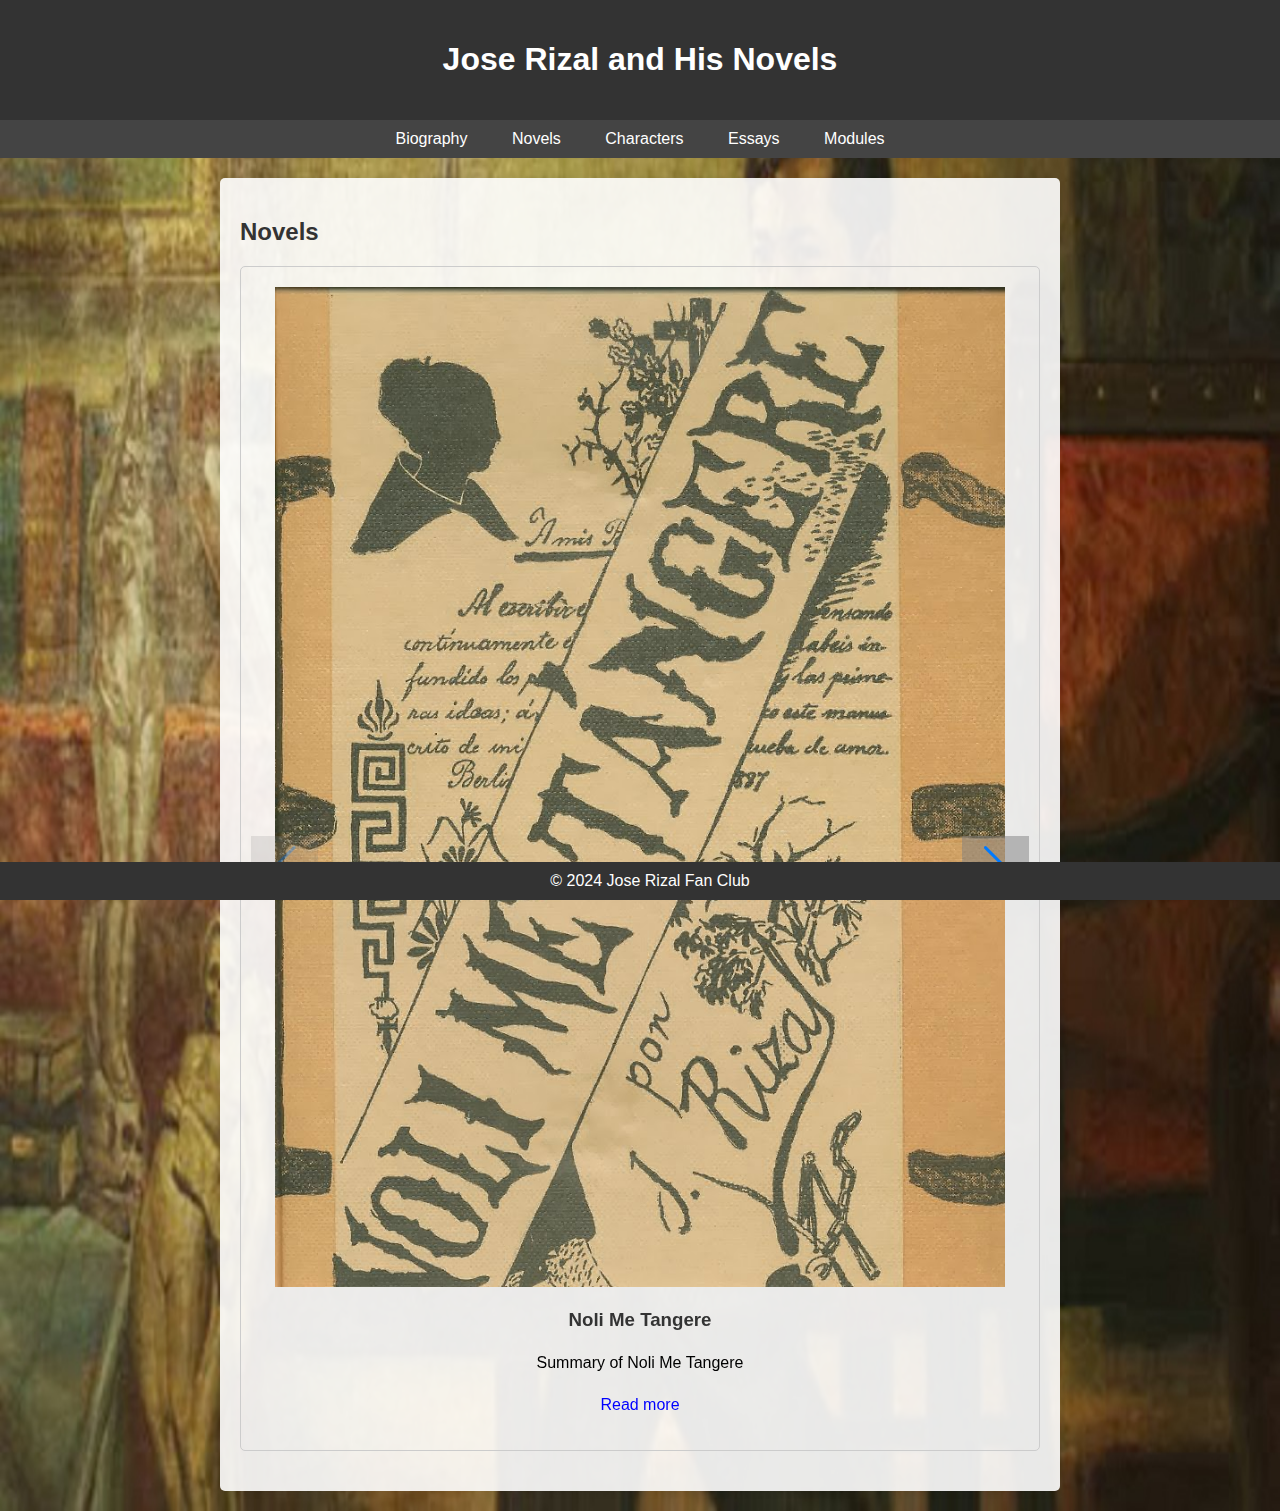
<file: index.html>
<!DOCTYPE html>
<html lang="en">
<head>
    <meta charset="UTF-8">
    <meta name="viewport" content="width=device-width, initial-scale=1.0">
    <title>Jose Rizal and His Novels</title>
    <link rel="stylesheet" href="styles.css">
    <!-- Swiper JS -->
    <link rel="stylesheet" href="https://unpkg.com/swiper/swiper-bundle.min.css">
</head>
<body>
    <header>
        <h1>Jose Rizal and His Novels</h1>
    </header>
    <nav>
        <a href="#" onclick="showTab('biography')">Biography</a>
        <a href="#" onclick="showTab('novels')">Novels</a>
        <a href="#" onclick="showTab('characters')">Characters</a>
        <a href="#" onclick="showTab('essays')">Essays</a>
        <a href="#" onclick="showTab('modules')">Modules</a>

    </nav>
    <div class="content">
        <div class="container" id="novels">
            <h2>Novels</h2>
            <!-- Swiper -->
            <div class="swiper-container">
                <div class="swiper-wrapper">
                    <div class="swiper-slide">
                        <img src="imgs/noli.jpg">
                        <h3>Noli Me Tangere</h3>
                        <p>Summary of Noli Me Tangere</p>
                        <a href="noli_me_tangere.html">Read more</a>
                    </div>
                    
                    <div class="swiper-slide">
                        <img src="imgs/elfili.png">
                        <h3>El Filibusterismo</h3>
                        <p>Summary of El Filibusterismo</p>
                        <a href="el_filibusterismo.html">Read more</a>
                    </div>
                    
                    <div class="swiper-slide">
                        <h3>Mi Último Adiós</h3>
                        <img src="imgs/ultimo.jpg">
                        <p>Summary of Mi Último Adiós</p>
                        <a href="mi_ultimo_adios.html">Read more</a>
                    </div>
                </div>
                <!-- Add navigation buttons -->
                <div class="swiper-button-prev"></div>
                <div class="swiper-button-next"></div>
            </div>
        </div>
        <div class="container" id="biography" style="display: none;">
            <div class="centered-container" class="bio">
                <img class="jose-rizal" src="imgs/jose rizal.jpg">
                <div class="info">
                    <h2>Early Life</h2>
                    <p><u>José Protasio Rizal Mercado y Alonso Realonda</u>, commonly known as <u>José Rizal</u>, was born on <u>June 19, 1861</u>, in <u>Calamba, Laguna, Philippines</u>. He was the seventh child of <u>Francisco Mercado Rizal</u> and <u>Teodora Alonso Realonda</u>. His parents were prosperous landowners and influential members of the community. Rizal's family had a mixed lineage of Chinese, Spanish, and indigenous Filipino descent.</p>
                    </div>
                    </div>
                    <div>
                    <h2>Education</h2>
                    <p>Rizal began his early education at home under private tutors, including his mother. At the age of 11, he enrolled at the Ateneo Municipal de Manila, a Jesuit-run school in Intramuros, Manila. He excelled in his studies and was recognized for his intellectual abilities. In 1877, he moved to Manila to study at the Ateneo Municipal de Manila, where he obtained a Bachelor of Arts degree.</p>
                    <p>In 1882, Rizal traveled to Spain to pursue higher education. He enrolled at the Universidad Central de Madrid, where he studied medicine and later received a degree in ophthalmology. During his time in Europe, Rizal also pursued studies in philosophy, literature, and the sciences.</p>

                    <h2>Literary and Intellectual Contributions</h2>
                    <p>Throughout his life, Rizal was an accomplished writer, poet, and intellectual. He was proficient in multiple languages, including Spanish, English, German, French, and Latin. Rizal's literary works played a significant role in shaping Filipino national consciousness and inspiring the Filipino nationalist movement.</p>
                    <p>His two most famous novels, "Noli Me Tangere" (Touch Me Not) and "El Filibusterismo" (The Filibuster), exposed the injustices and abuses of Spanish colonial rule in the Philippines. These novels were instrumental in awakening nationalistic sentiments among Filipinos and advocating for social reform.</p>

                    <h2>Nationalist Activism</h2>
                    <p>Rizal was not only a literary figure but also a dedicated nationalist and social reformer. He actively participated in the Propaganda Movement, a Filipino reformist movement advocating for political and social reforms within the Spanish colonial system. Rizal's writings and advocacy for reforms earned him the ire of the Spanish authorities, who viewed him as a threat to their colonial rule.</p>
                    <p>Despite facing persecution and surveillance from the Spanish authorities, Rizal continued to fight for the rights and welfare of the Filipino people. He founded La Liga Filipina, a civic organization aimed at promoting national unity and social reforms. However, the organization was short-lived, as Rizal was arrested and exiled to Dapitan, a remote town in Mindanao, in 1892.</p>

                    <h2>Martyrdom and Legacy</h2>
                    <p>Rizal's activism and nationalist sentiments eventually led to his arrest, trial, and execution by the Spanish authorities on December 30, 1896. He was executed by firing squad at Bagumbayan (now Rizal Park) in Manila, sparking outrage and condemnation both locally and internationally.</p>
                    <p>Although his life was cut short at the age of 35, José Rizal's legacy as a national hero and martyr continues to inspire generations of Filipinos. His ideals of freedom, justice, and national unity remain deeply ingrained in Filipino society and culture. Rizal's contributions to literature, education, and the struggle for independence have cemented his place as one of the greatest Filipino patriots and intellectuals of all time.</p>
            </div>
    </div>
    <footer>
        &copy; 2024 Jose Rizal Fan Club
    </footer>

    <!-- Swiper JS -->
    <script src="https://unpkg.com/swiper/swiper-bundle.min.js"></script>
    <!-- Initialize Swiper -->
    <script>
        var swiper = new Swiper('.swiper-container', {
            navigation: {
                nextEl: '.swiper-button-next',
                prevEl: '.swiper-button-prev',
            },
            // other swiper options...
        });

        function showTab(tabName) {
            var tabs = document.querySelectorAll('.container');
            for (var i = 0; i < tabs.length; i++) {
                tabs[i].style.display = 'none';
            }
            document.getElementById(tabName).style.display = 'block';
        }
    </script>
</body>
</html>
</file>
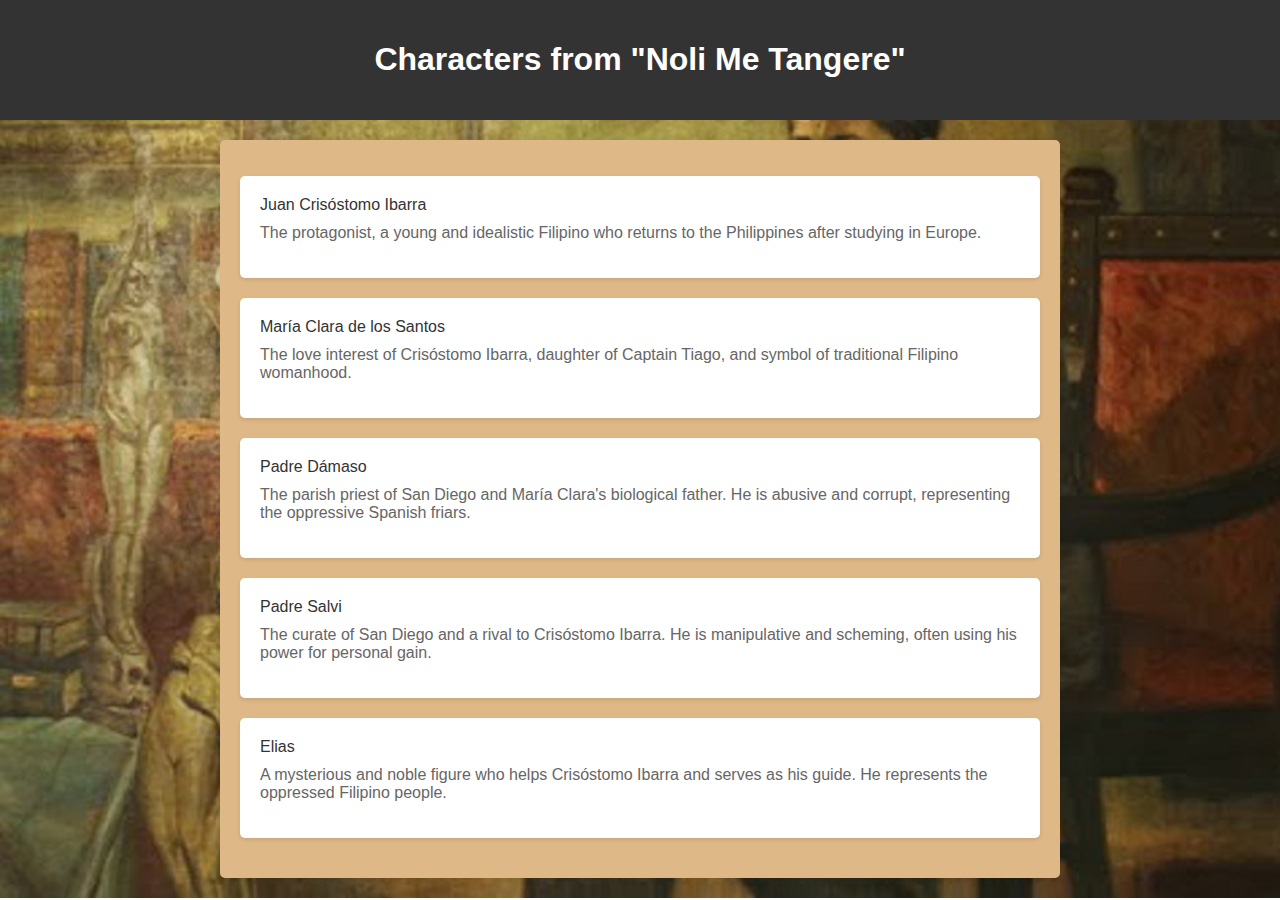
<file: characters.html>
<!DOCTYPE html>
<html lang="en">
<head>
    <meta charset="UTF-8">
    <meta name="viewport" content="width=device-width, initial-scale=1.0">
    <title>Characters from "Noli Me Tangere"</title>
    <link rel="stylesheet" href="characters.css">
</head>
<body>
    <header>
        <h1>Characters from "Noli Me Tangere"</h1>
    </header>

    <div class="container">
        <ul>
            <li class="character">
                <a href="#">
                    <div class="name">Juan Crisóstomo Ibarra</div></a>
                    <p>The protagonist, a young and idealistic Filipino who returns to the Philippines after studying in Europe.</p>
                
            </li>
            <li class="character">
                <a href="#">
                    <div class="name">María Clara de los Santos</div></a>
                    <p>The love interest of Crisóstomo Ibarra, daughter of Captain Tiago, and symbol of traditional Filipino womanhood.</p>
                
            </li>
            <li class="character">
                <a href="#">
                    <div class="name">Padre Dámaso</div></a>
                    <p>The parish priest of San Diego and María Clara's biological father. He is abusive and corrupt, representing the oppressive Spanish friars.</p>
                
            </li>
            <li class="character">
                <a href="#">
                    <div class="name">Padre Salvi</div></a>
                    <p>The curate of San Diego and a rival to Crisóstomo Ibarra. He is manipulative and scheming, often using his power for personal gain.</p>
                
            </li>
            <li class="character">
                <a href="#">
                    <div class="name">Elias</div></a>
                    <p>A mysterious and noble figure who helps Crisóstomo Ibarra and serves as his guide. He represents the oppressed Filipino people.</p>
                
            </li>
        </ul>
    </div>
</body>
</html>
</file>
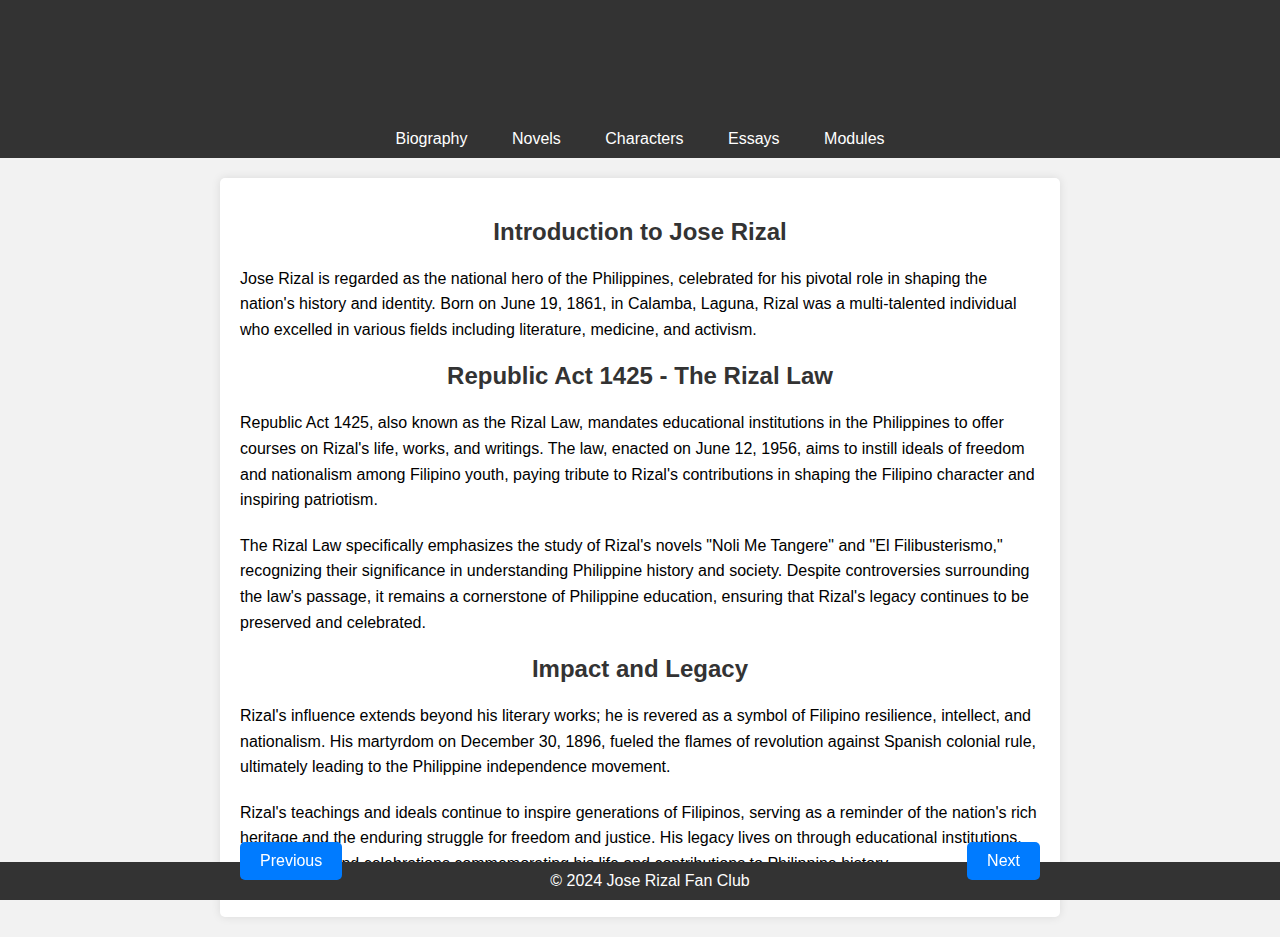
<file: modules/module1.html>
<!DOCTYPE html>
<html lang="en">
<head>
    <meta charset="UTF-8">
    <meta name="viewport" content="width=device-width, initial-scale=1.0">
    <title>Biography of Jose Rizal</title>
    <link rel="stylesheet" href="module.css">
</head>
<body>
    <header>
        <h1>Biography of Jose Rizal</h1>
    </header>
    <nav>
        <a href="#" onclick="showTab('biography')">Biography</a>
        <a href="https://henchants.github.io/rizal/" onclick="showTab('novels')">Novels</a>
        <a href="#" onclick="showTab('characters')">Characters</a>
        <a href="#" onclick="showTab('essays')">Essays</a>
        <a href="#" onclick="showTab('modules')">Modules</a>
    </nav>
    <div class="container">
        <section>
            <h2>Introduction to Jose Rizal</h2>
            <p>
                Jose Rizal is regarded as the national hero of the Philippines, celebrated for his pivotal role in shaping the nation's history and identity. Born on June 19, 1861, in Calamba, Laguna, Rizal was a multi-talented individual who excelled in various fields including literature, medicine, and activism.
            </p>
        </section>
        <section>
            <h2>Republic Act 1425 - The Rizal Law</h2>
            <p>
                Republic Act 1425, also known as the Rizal Law, mandates educational institutions in the Philippines to offer courses on Rizal's life, works, and writings. The law, enacted on June 12, 1956, aims to instill ideals of freedom and nationalism among Filipino youth, paying tribute to Rizal's contributions in shaping the Filipino character and inspiring patriotism.
            </p>
            <p>
                The Rizal Law specifically emphasizes the study of Rizal's novels "Noli Me Tangere" and "El Filibusterismo," recognizing their significance in understanding Philippine history and society. Despite controversies surrounding the law's passage, it remains a cornerstone of Philippine education, ensuring that Rizal's legacy continues to be preserved and celebrated.
            </p>
        </section>
        <section>
            <h2>Impact and Legacy</h2>
            <p>
                Rizal's influence extends beyond his literary works; he is revered as a symbol of Filipino resilience, intellect, and nationalism. His martyrdom on December 30, 1896, fueled the flames of revolution against Spanish colonial rule, ultimately leading to the Philippine independence movement.
            </p>
            <p>
                Rizal's teachings and ideals continue to inspire generations of Filipinos, serving as a reminder of the nation's rich heritage and the enduring struggle for freedom and justice. His legacy lives on through educational institutions, monuments, and celebrations commemorating his life and contributions to Philippine history.
            </p>
        </section>
    </div>
    <footer>
        &copy; 2024 Jose Rizal Fan Club
    </footer>
    <div class="button-container">
        <a href="#" class="go-back-button" onclick="history.go(-1);">Previous</a>
        <a href="#" class="next-button" onclick="history.go(1);">Next</a>
    </div>
</body>
</html>
</file>
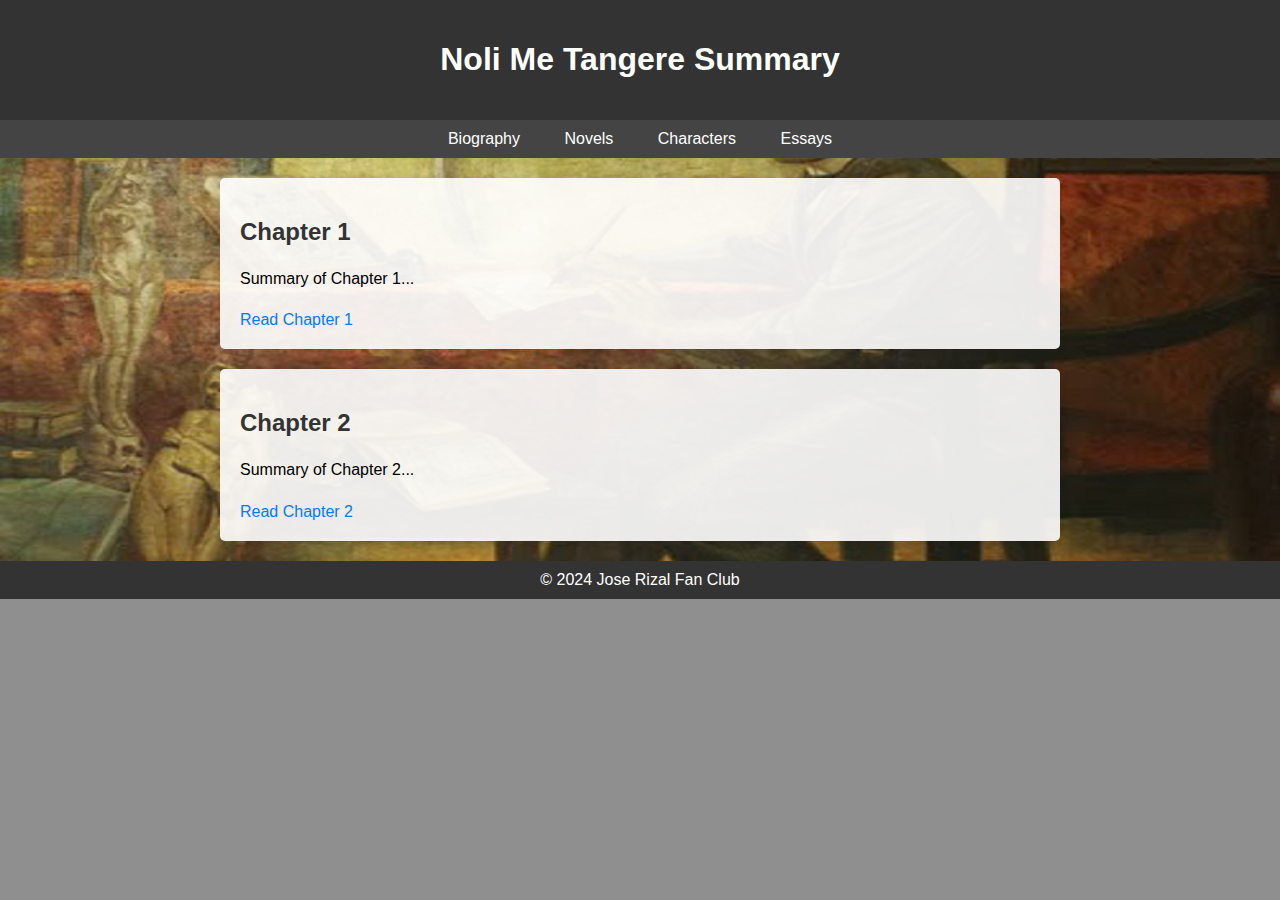
<file: noli/noli.html>
<!DOCTYPE html>
<html lang="en">
<head>
    <meta charset="UTF-8">
    <meta name="viewport" content="width=device-width, initial-scale=1.0">
    <title>Novel Summaries</title>
    <link rel="stylesheet" href="noli.css">
</head>
<body>
    <header>
        <h1>Noli Me Tangere Summary</h1>
    </header>
    <nav>
        <a href="#" onclick="showTab('biography')">Biography</a>
        <a href="#" onclick="showTab('novels')">Novels</a>
        <a href="#" onclick="showTab('characters')">Characters</a>
        <a href="#" onclick="showTab('essays')">Essays</a>

    </nav>
    <div class="content">
        <div class="container" id="chapter1">
            <h2>Chapter 1</h2>
            <p>Summary of Chapter 1...</p>
            <a href="chapter1.html">Read Chapter 1</a>
        </div>
        <div class="container" id="chapter2">
            <h2>Chapter 2</h2>
            <p>Summary of Chapter 2...</p>
            <a href="chapter2.html">Read Chapter 2</a>
        </div>
        <!-- Add more containers for other chapters -->
    </div>
    <footer>
        &copy; 2024 Jose Rizal Fan Club
    </footer>
</body>
</html>
</file>
<file: styles.css>
/* CSS styling */
body {
    background-image: url('imgs/rizalwriting.jpg'); 
    background-repeat: no-repeat;
    background-size: 100% 100%;
    font-family: Arial, sans-serif;
    margin: 0;
    padding: 0;
    background-color: #f2f2f2;
}

header {
    background-color: #333;
    color: #fff;
    padding: 20px;
    text-align: center;
    position: relative; /* Added position relative */
    z-index: 1; /* Ensure header is above the background image */
}

nav {
    background-color: #444;
    color: #fff;
    padding: 10px;
    text-align: center;
    position: relative; /* Added position relative */
    z-index: 1; /* Ensure nav is above the background image */
}

nav a {
    color: #fff;
    text-decoration: none;
    padding: 10px 20px;
}


nav a:hover {
    background-color: #555;
}

.container {
    max-width: 800px;
    margin: 20px auto;
    padding: 20px;
    background-color: rgba(255, 255, 255, 0.9); /* Set background to be opaque white */
    border-radius: 5px;
    box-shadow: 0 0 10px rgba(0, 0, 0, 0.1);
    position: relative; /* Added position relative */
    z-index: 1; /* Ensure container is above the background image */
}

.jose-rizal{
    height: 20%;
    width:20%;
    margin-right: 20px;
}

.info{
    display: flex;
    flex-direction: column;
}
.centered-container{
    display: flex;
    flex-direction: row;
    margin-bottom: 20px;
}

h1 {
    color: white;
    text-align: center;
}

h2, h3 {
    color: #333;
}

p {
    line-height: 1.6;
    margin-bottom: 20px;
}

footer {
    background-color: #333;
    color: #fff;
    padding: 10px;
    text-align: center;
    position: fixed;
    bottom: 0;
    width: 100%;
    z-index: 1;
}

/* Custom styles for Swiper slider */
.swiper-container {
    border: 1px solid #ccc; /* Add border to Swiper container */
    border-radius: 5px;
    margin-bottom: 20px; /* Add space at the bottom */
    overflow: hidden;
    position: relative; /* Added position relative */
    z-index: 0; /* Ensure Swiper container is above the background image */
}


.swiper-slide {
    text-align: center;
    padding: 20px;
    margin-right: 20px; /* Add margin to create space between slides */
    box-sizing: border-box; /* Ensure padding and border are included in the width */
}

.swiper-slide img {
    max-width: 100%; /* Adjust the maximum width of the image */
    height: auto; /* Maintain aspect ratio */
    max-height: 1000px; /* Set the maximum height to a fixed value */
}

.swiper-slide a {
    color: blue; /* Set link color to blue */
    text-decoration: none;
    transition: color 0.3s ease; /* Smooth transition for color change */
}

/* Hover effect for "Read more" links */
.swiper-slide a:hover {
    color: red; /* Change link color to red on hover */
}

/* Styling for Swiper navigation buttons */
.swiper-button-prev,
.swiper-button-next {
    background-color: rgba(128, 128, 128, 0.5); /* Translucent grey background color */
    color: #fff; /* Button text color */
    padding: 10px 20px; /* Padding around the button text */
    border: none; /* Remove button border */
    cursor: pointer; /* Change cursor to pointer on hover */
    transition: background-color 0.3s ease; /* Smooth transition for background color change */
}

/* Hover effect for Swiper navigation buttons */
.swiper-button-prev:hover,
.swiper-button-next:hover {
    background-color: rgba(128, 128, 128, 0.7); /* Darker translucent grey background color on hover */
}
</file>
<file: characters.css>
body {
    font-family: Arial, sans-serif;
    margin: 0;
    padding: 0;
    background-image: url('imgs/rizalwriting.jpg'); /* Background image */
    background-repeat: no-repeat;
    background-size: cover;
}

header {
    background-color: #333;
    color: #fff;
    padding: 20px;
    text-align: center;
    position: relative; /* Added position relative */
    z-index: 1; /* Ensure header is above the background image */
}

.container {
    max-width: 800px;
    margin: 20px auto;
    padding: 20px;
    background-color: burlywood; /* Semi-transparent white background */
    border-radius: 5px;
    box-shadow: 0 0 10px rgba(0, 0, 0, 0.1);
}

h1 {
    text-align: center;
    color: white;
}

ul {
    list-style-type: none;
    padding: 0;
}

.character {
    background-color: #fff;
    padding: 20px;
    border-radius: 5px;
    box-shadow: 0 2px 4px rgba(0, 0, 0, 0.1);
    margin-bottom: 20px; /* Add space between characters */
}

.character h2 {
    margin-top: 0;
    color: #333;
}

.character p {
    margin-top: 10px; /* Adjust margin */
    color: #666;
}

.character a {
    text-decoration: none; /* Remove underline from links */
    color: #333; /* Link color */
}

.character a:hover {
    color: #007bff; /* Hover color */
}
</file>
<file: modules/module.css>
/* CSS styling */
body {
    font-family: Arial, sans-serif;
    margin: 0;
    padding: 0;
    background-color: #f2f2f2;
}

header {
    background-color: #333;
    color: #fff;
    padding: 20px;
    text-align: center;
}

.container {
    max-width: 800px;
    margin: 20px auto;
    padding: 20px;
    background-color: #fff;
    border-radius: 5px;
    box-shadow: 0 0 10px rgba(0, 0, 0, 0.1);
}



h1, h2 {
    color: #333;
    text-align: center;
}

p {
    line-height: 1.6;
    margin-bottom: 20px;
}

footer {
    background-color: #333;
    color: #fff;
    padding: 10px;
    text-align: center;
    position: fixed;
    bottom: 0;
    width: 100%;
}

/* CSS for navigation bar */
/* CSS for navigation bar */
/* CSS for navigation bar */
nav {
    background-color: #333;
    color: #fff;
    padding: 10px 20px;
    text-align: center;
}

nav a {
    color: #fff;
    text-decoration: none;
    padding: 10px 20px;
    border-radius: 5px;
    transition: background-color 0.3s ease;
}

nav a:hover {
    background-color: #555;
}

/* CSS for "Previous" button */
.go-back-button {
    background-color: #007bff;
    color: #fff;
    padding: 10px 20px;
    border-radius: 5px;
    text-decoration: none;
    transition: background-color 0.3s ease;
}

.go-back-button:hover {
    background-color: #0056b3;
}

/* CSS for "Next" button */
.next-button {
    background-color: #007bff;
    color: #fff;
    padding: 10px 20px;
    border-radius: 5px;
    text-decoration: none;
    transition: background-color 0.3s ease;
}

.next-button:hover {
    background-color: #0056b3;
}

/* CSS for button container */
.button-container {
    position: fixed;
    bottom: 20px; /* Adjust as needed */
    left: 50%;
    transform: translateX(-50%);
    display: flex;
    justify-content: space-between;
    width: calc(100% - 40px);
    max-width: 800px;
    padding: 0 20px;
}
</file>
<file: noli/noli.css>
/* CSS styling */
body {
    background-image: url('imgs/rizalwriting.jpg'); 
    background-repeat: no-repeat;
    background-size: 100% 100%;
    font-family: Arial, sans-serif;
    margin: 0;
    padding: 0;
    background-color: #8f8f8f;
}

header {
    background-color: #333;
    color: #fff;
    padding: 20px;
    text-align: center;
}

nav {
    background-color: #444;
    color: #fff;
    padding: 10px;
    text-align: center;
}

nav a {
    color: #fff;
    text-decoration: none;
    padding: 10px 20px;
}

nav a:hover {
    background-color: #555;
}

.container {
    max-width: 800px;
    margin: 20px auto;
    padding: 20px;
    background-color: rgba(255, 255, 255, 0.9);
    border-radius: 5px;
    box-shadow: 0 0 10px rgba(0, 0, 0, 0.1);
}

h1 {
    color: white;
    text-align: center;
}

h2 {
    color: #333;
}

p {
    line-height: 1.6;
    margin-bottom: 20px;
}

footer {
    background-color: #333;
    color: #fff;
    padding: 10px;
    text-align: center;
}

/* Anchor links */
a {
    color: #007bff;
    text-decoration: none;
}

a:hover {
    color: #0056b3;
}

/* Container for chapters */
.container {
    margin-bottom: 20px;
}
</file>
